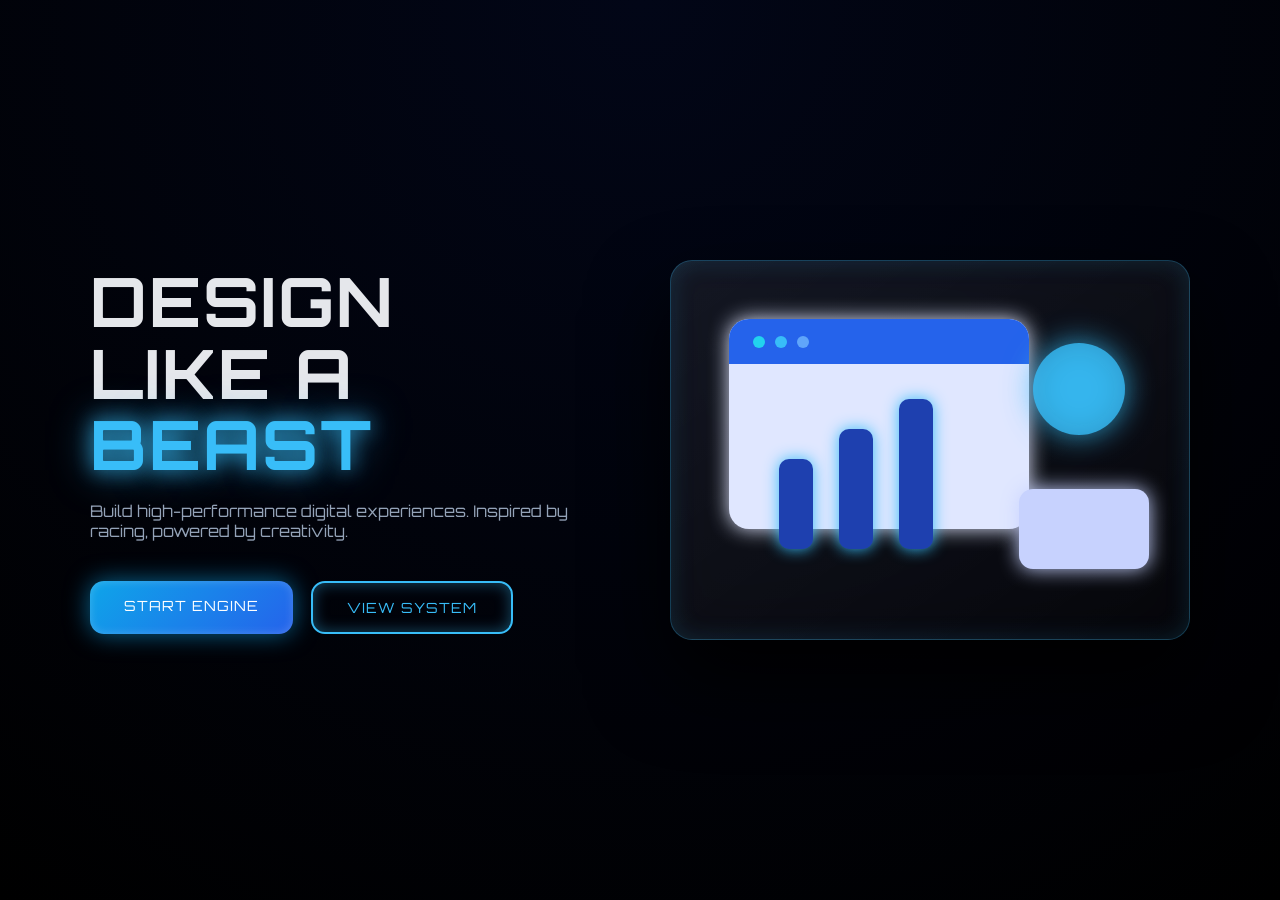
<file: Dynamic Site/index.html>
<!DOCTYPE html>
<html lang="en">
<head>
  <meta charset="UTF-8">
  <meta name="viewport" content="width=device-width, initial-scale=1.0">
  <title>Creative Builder</title>
  <link rel="stylesheet" href="style.css">
</head>
<body>

  <section class="hero">

    <div class="hero-text">
      <h1>
        DESIGN<br>
        LIKE A<br>
        <span>BEAST</span>
      </h1>

      <p>
        Build high-performance digital experiences.
        Inspired by racing, powered by creativity.
      </p>

      <div class="buttons">
        <a href="#" class="btn primary">START ENGINE</a>
        <a href="#" class="btn secondary">VIEW SYSTEM</a>
      </div>
    </div>

    <div class="hero-art">
      <canvas id="artCanvas"></canvas>
    </div>

  </section>

  <script src="script.js"></script>
</body>
</html>
</file>
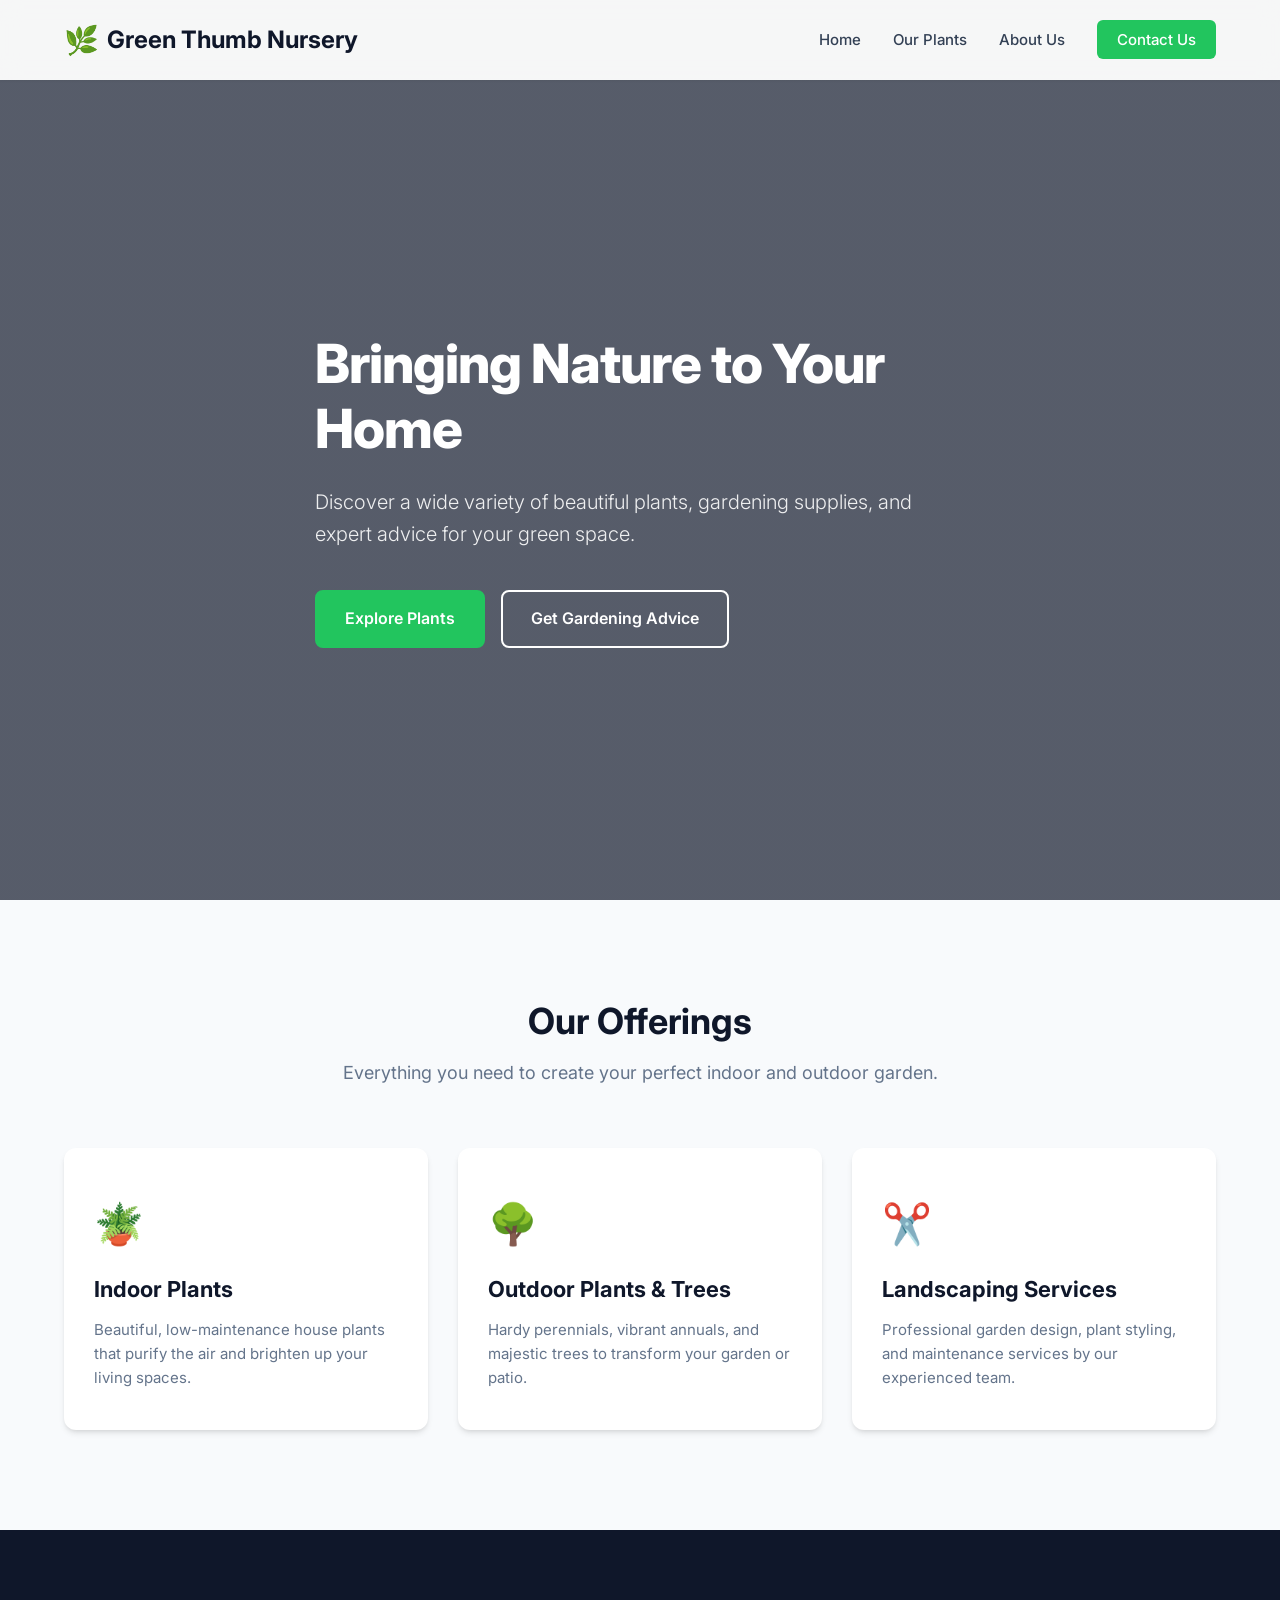
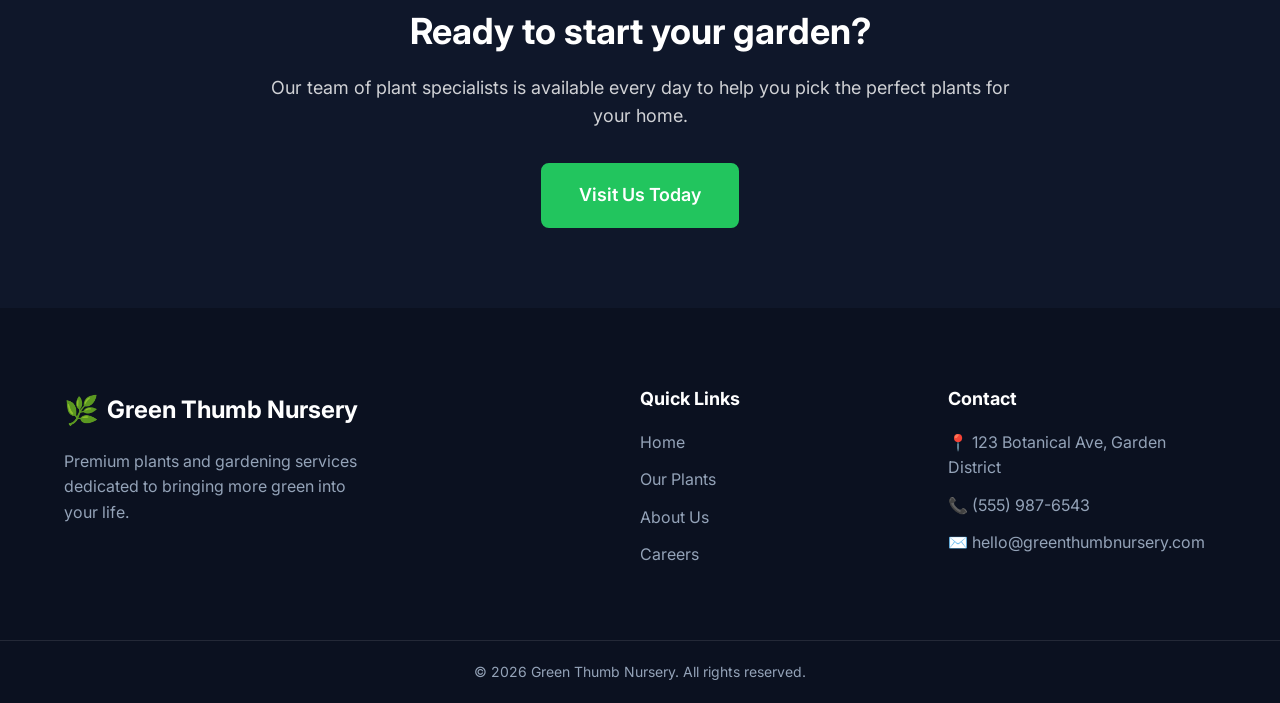
<file: Nursery/index.html>
<!DOCTYPE html>
<html lang="en">

<head>
    <meta charset="UTF-8">
    <meta name="viewport" content="width=device-width, initial-scale=1.0">
    <title>Green Thumb Nursery</title>
    <link rel="stylesheet" href="style.css">
    <link href="https://fonts.googleapis.com/css2?family=Inter:wght@300;400;500;600;700&display=swap" rel="stylesheet">
</head>

<body>

    <!-- Navigation -->
    <header class="navbar">
        <div class="container nav-container">
            <div class="logo">
                <span class="logo-icon">🌿</span>
                Green Thumb Nursery
            </div>
            <nav>
                <ul class="nav-links">
                    <li><a href="#home">Home</a></li>
                    <li><a href="#services">Our Plants</a></li>
                    <li><a href="#about">About Us</a></li>
                    <li><a href="#contact" class="btn-primary-small">Contact Us</a></li>
                </ul>
            </nav>
        </div>
    </header>

    <!-- Hero Section -->
    <section id="home" class="hero">
        <div class="container hero-container">
            <div class="hero-content">
                <h1>Bringing Nature to Your Home</h1>
                <p>Discover a wide variety of beautiful plants, gardening supplies, and expert advice for your green
                    space.</p>
                <div class="hero-buttons">
                    <a href="#services" class="btn btn-primary">Explore Plants</a>
                    <a href="#contact" class="btn btn-secondary">Get Gardening Advice</a>
                </div>
            </div>
        </div>
    </section>

    <!-- Services Section -->
    <section id="services" class="services">
        <div class="container">
            <div class="section-title">
                <h2>Our Offerings</h2>
                <p>Everything you need to create your perfect indoor and outdoor garden.</p>
            </div>

            <div class="services-grid">
                <!-- Service Card 1 -->
                <div class="service-card">
                    <div class="service-icon">🪴</div>
                    <h3>Indoor Plants</h3>
                    <p>Beautiful, low-maintenance house plants that purify the air and brighten up your living spaces.
                    </p>
                </div>

                <!-- Service Card 2 -->
                <div class="service-card">
                    <div class="service-icon">🌳</div>
                    <h3>Outdoor Plants & Trees</h3>
                    <p>Hardy perennials, vibrant annuals, and majestic trees to transform your garden or patio.</p>
                </div>

                <!-- Service Card 3 -->
                <div class="service-card">
                    <div class="service-icon">✂️</div>
                    <h3>Landscaping Services</h3>
                    <p>Professional garden design, plant styling, and maintenance services by our experienced team.</p>
                </div>
            </div>
        </div>
    </section>

    <!-- Call to Action -->
    <section class="cta">
        <div class="container cta-container">
            <h2>Ready to start your garden?</h2>
            <p>Our team of plant specialists is available every day to help you pick the perfect plants for your home.
            </p>
            <a href="#contact" class="btn btn-primary btn-large">Visit Us Today</a>
        </div>
    </section>

    <!-- Footer -->
    <footer>
        <div class="container footer-container">
            <div class="footer-brand">
                <div class="logo logo-light">
                    <span class="logo-icon">🌿</span>
                    Green Thumb Nursery
                </div>
                <p>Premium plants and gardening services dedicated to bringing more green into your life.</p>
            </div>
            <div class="footer-links">
                <h3>Quick Links</h3>
                <ul>
                    <li><a href="#home">Home</a></li>
                    <li><a href="#services">Our Plants</a></li>
                    <li><a href="#about">About Us</a></li>
                    <li><a href="#careers">Careers</a></li>
                </ul>
            </div>
            <div class="footer-contact">
                <h3>Contact</h3>
                <p>📍 123 Botanical Ave, Garden District</p>
                <p>📞 (555) 987-6543</p>
                <p>✉️ hello@greenthumbnursery.com</p>
            </div>
        </div>
        <div class="footer-bottom">
            <p>&copy; 2026 Green Thumb Nursery. All rights reserved.</p>
        </div>
    </footer>

</body>

</html>
</file>
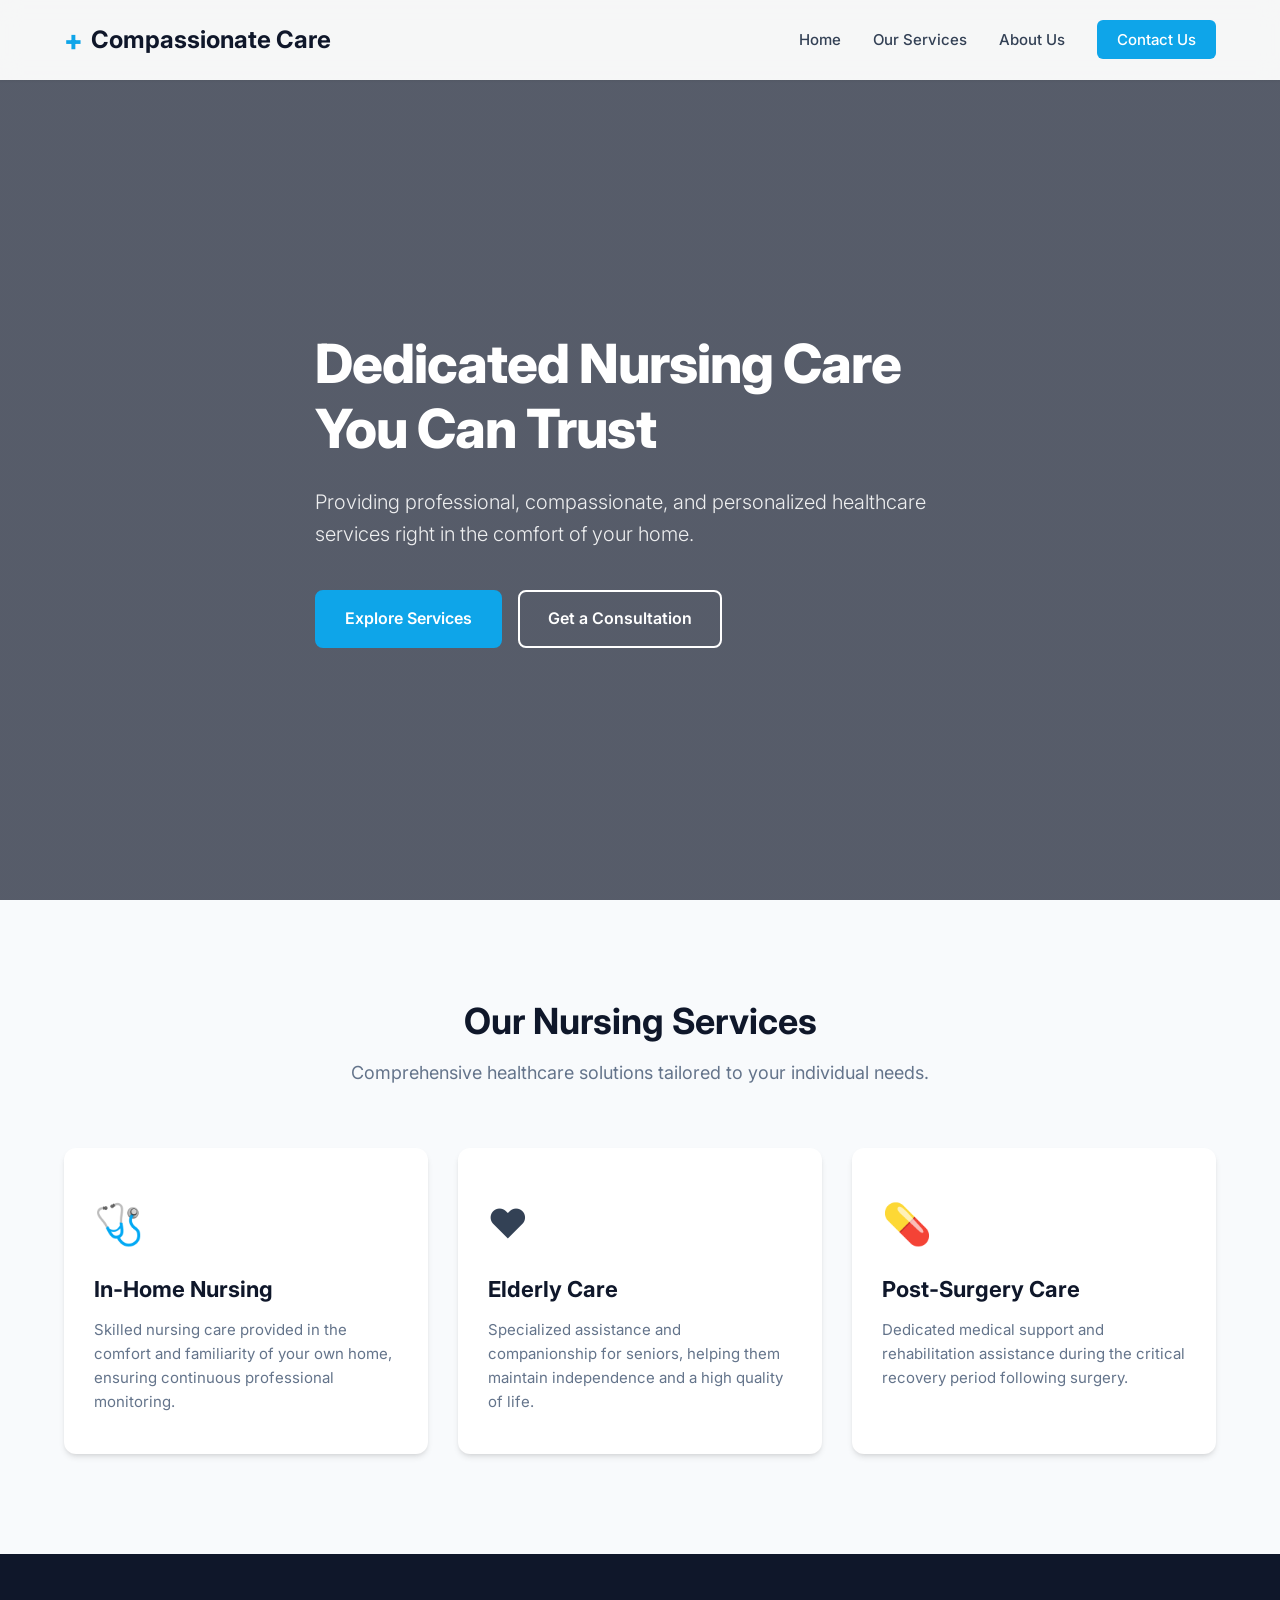
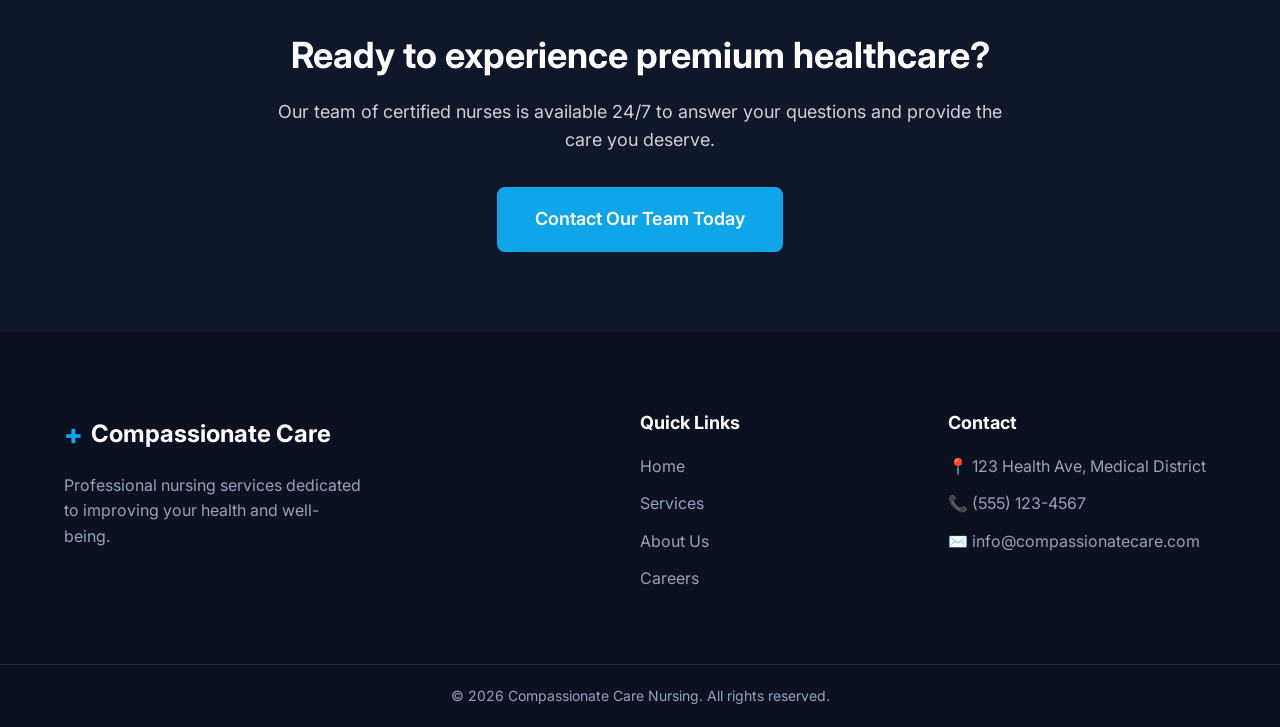
<file: Nursing/index.html>
<!DOCTYPE html>
<html lang="en">

<head>
    <meta charset="UTF-8">
    <meta name="viewport" content="width=device-width, initial-scale=1.0">
    <title>Compassionate Care Nursing</title>
    <link rel="stylesheet" href="style.css">
    <link href="https://fonts.googleapis.com/css2?family=Inter:wght@300;400;500;600;700&display=swap" rel="stylesheet">
</head>

<body>

    <!-- Navigation -->
    <header class="navbar">
        <div class="container nav-container">
            <div class="logo">
                <span class="logo-icon">+</span>
                Compassionate Care
            </div>
            <nav>
                <ul class="nav-links">
                    <li><a href="#home">Home</a></li>
                    <li><a href="#services">Our Services</a></li>
                    <li><a href="#about">About Us</a></li>
                    <li><a href="#contact" class="btn-primary-small">Contact Us</a></li>
                </ul>
            </nav>
        </div>
    </header>

    <!-- Hero Section -->
    <section id="home" class="hero">
        <div class="container hero-container">
            <div class="hero-content">
                <h1>Dedicated Nursing Care You Can Trust</h1>
                <p>Providing professional, compassionate, and personalized healthcare services right in the comfort of
                    your home.</p>
                <div class="hero-buttons">
                    <a href="#services" class="btn btn-primary">Explore Services</a>
                    <a href="#contact" class="btn btn-secondary">Get a Consultation</a>
                </div>
            </div>
        </div>
    </section>

    <!-- Services Section -->
    <section id="services" class="services">
        <div class="container">
            <div class="section-title">
                <h2>Our Nursing Services</h2>
                <p>Comprehensive healthcare solutions tailored to your individual needs.</p>
            </div>

            <div class="services-grid">
                <!-- Service Card 1 -->
                <div class="service-card">
                    <div class="service-icon">🩺</div>
                    <h3>In-Home Nursing</h3>
                    <p>Skilled nursing care provided in the comfort and familiarity of your own home, ensuring
                        continuous professional monitoring.</p>
                </div>

                <!-- Service Card 2 -->
                <div class="service-card">
                    <div class="service-icon">❤️</div>
                    <h3>Elderly Care</h3>
                    <p>Specialized assistance and companionship for seniors, helping them maintain independence and a
                        high quality of life.</p>
                </div>

                <!-- Service Card 3 -->
                <div class="service-card">
                    <div class="service-icon">💊</div>
                    <h3>Post-Surgery Care</h3>
                    <p>Dedicated medical support and rehabilitation assistance during the critical recovery period
                        following surgery.</p>
                </div>
            </div>
        </div>
    </section>

    <!-- Call to Action -->
    <section class="cta">
        <div class="container cta-container">
            <h2>Ready to experience premium healthcare?</h2>
            <p>Our team of certified nurses is available 24/7 to answer your questions and provide the care you deserve.
            </p>
            <a href="#contact" class="btn btn-primary btn-large">Contact Our Team Today</a>
        </div>
    </section>

    <!-- Footer -->
    <footer>
        <div class="container footer-container">
            <div class="footer-brand">
                <div class="logo logo-light">
                    <span class="logo-icon">+</span>
                    Compassionate Care
                </div>
                <p>Professional nursing services dedicated to improving your health and well-being.</p>
            </div>
            <div class="footer-links">
                <h3>Quick Links</h3>
                <ul>
                    <li><a href="#home">Home</a></li>
                    <li><a href="#services">Services</a></li>
                    <li><a href="#about">About Us</a></li>
                    <li><a href="#careers">Careers</a></li>
                </ul>
            </div>
            <div class="footer-contact">
                <h3>Contact</h3>
                <p>📍 123 Health Ave, Medical District</p>
                <p>📞 (555) 123-4567</p>
                <p>✉️ info@compassionatecare.com</p>
            </div>
        </div>
        <div class="footer-bottom">
            <p>&copy; 2026 Compassionate Care Nursing. All rights reserved.</p>
        </div>
    </footer>

</body>

</html>
</file>
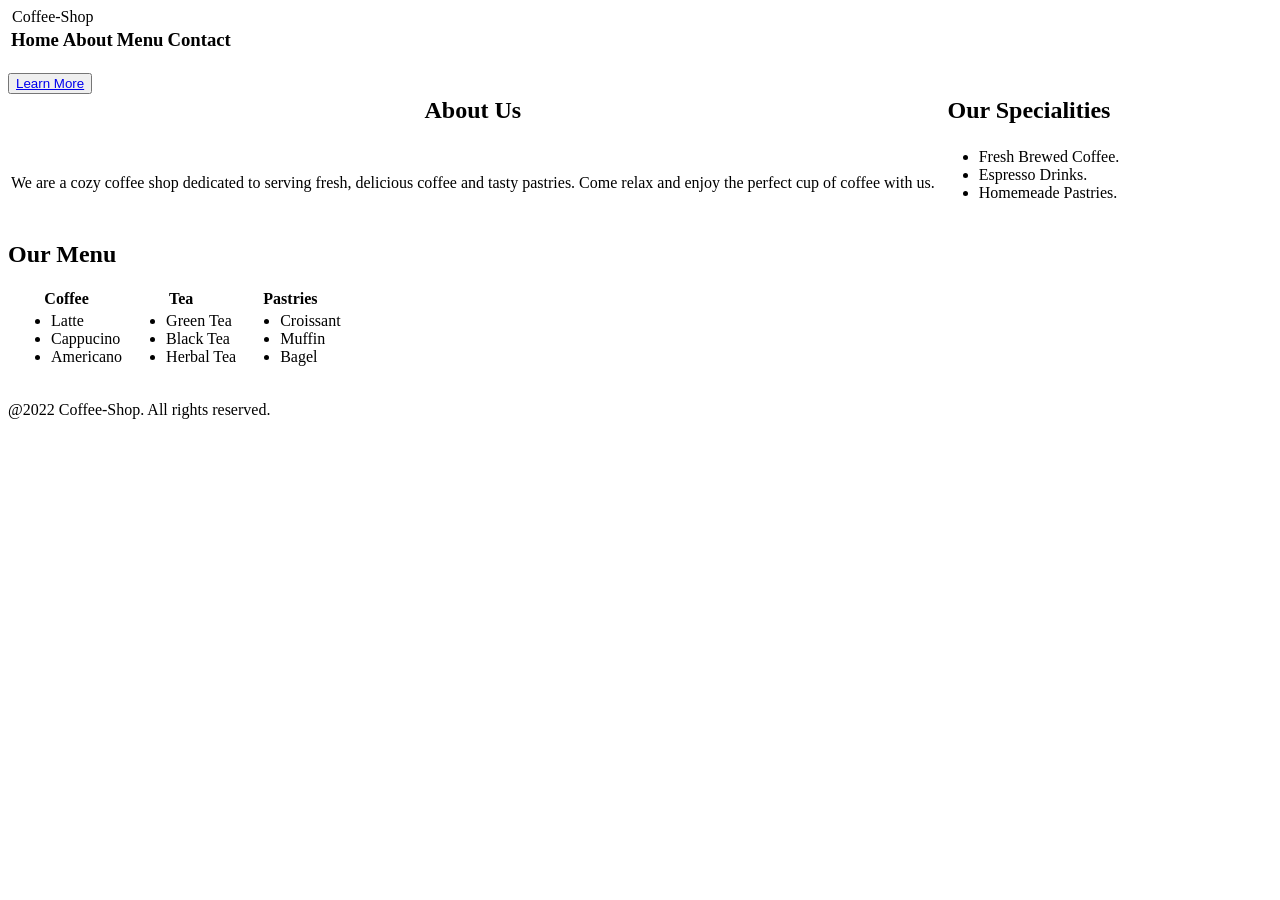
<file: Coffee/coffee-website.html>
<html>
    <section>
       <header>
        <img>  
        Coffee-Shop</header>
       <table>
           <p1>
               <tr>
                   <td><h3>Home</h3></td>
                   <td><h3>About</h3></td>
                   <td><h3>Menu</h3></td>
                   <td><h3>Contact</h3></td>
               </tr>
           </p1>
       </table>
    </section>
        <button>
            <a href="www.starbucks.com">Learn More</a>
        </button>
    <section>
        <table>
            <tr>
                <th><h2>About Us</h2></th>
                <th><h2>Our Specialities</h2></th>
            </tr>
            <tr>
                <td>
                    <p>We are a cozy coffee shop dedicated to serving fresh, delicious coffee and tasty pastries. Come relax and enjoy the perfect cup of coffee with us.</p>
                </td>
                <td>
                    <ul>
                       <li>Fresh Brewed Coffee.</li>
                       <li>Espresso Drinks.</li>
                       <li>Homemeade Pastries.</li>
                    </ul>
                </td>
            </tr>
        </table>
    </section>
    <section>
        <h2>Our Menu</h2>
    </section>
    <section>
        <table>
            <tr>
                <th>Coffee</th>
                <th>Tea</th>
                <th>Pastries</th>
            </tr>
            <tr>
                <td>
                    <ul>
                        <li>Latte</li>  
                        <li>Cappucino</li>
                        <li>Americano</li>
                    </ul>
                </td>
                <td>
                    <ul>
                        <li>Green Tea</li>  
                        <li>Black Tea</li>
                        <li>Herbal Tea</li>   
                    </ul>
                </td>
                <td>
                    <ul>
                        <li>Croissant</li>  
                        <li>Muffin</li>
                        <li>Bagel</li>   
                    </ul>
                </td>
            </tr>
        </table>
    </section>
    <section>
        <p>@2022 Coffee-Shop. All rights reserved.</p>
    </section>
</html>
</file>
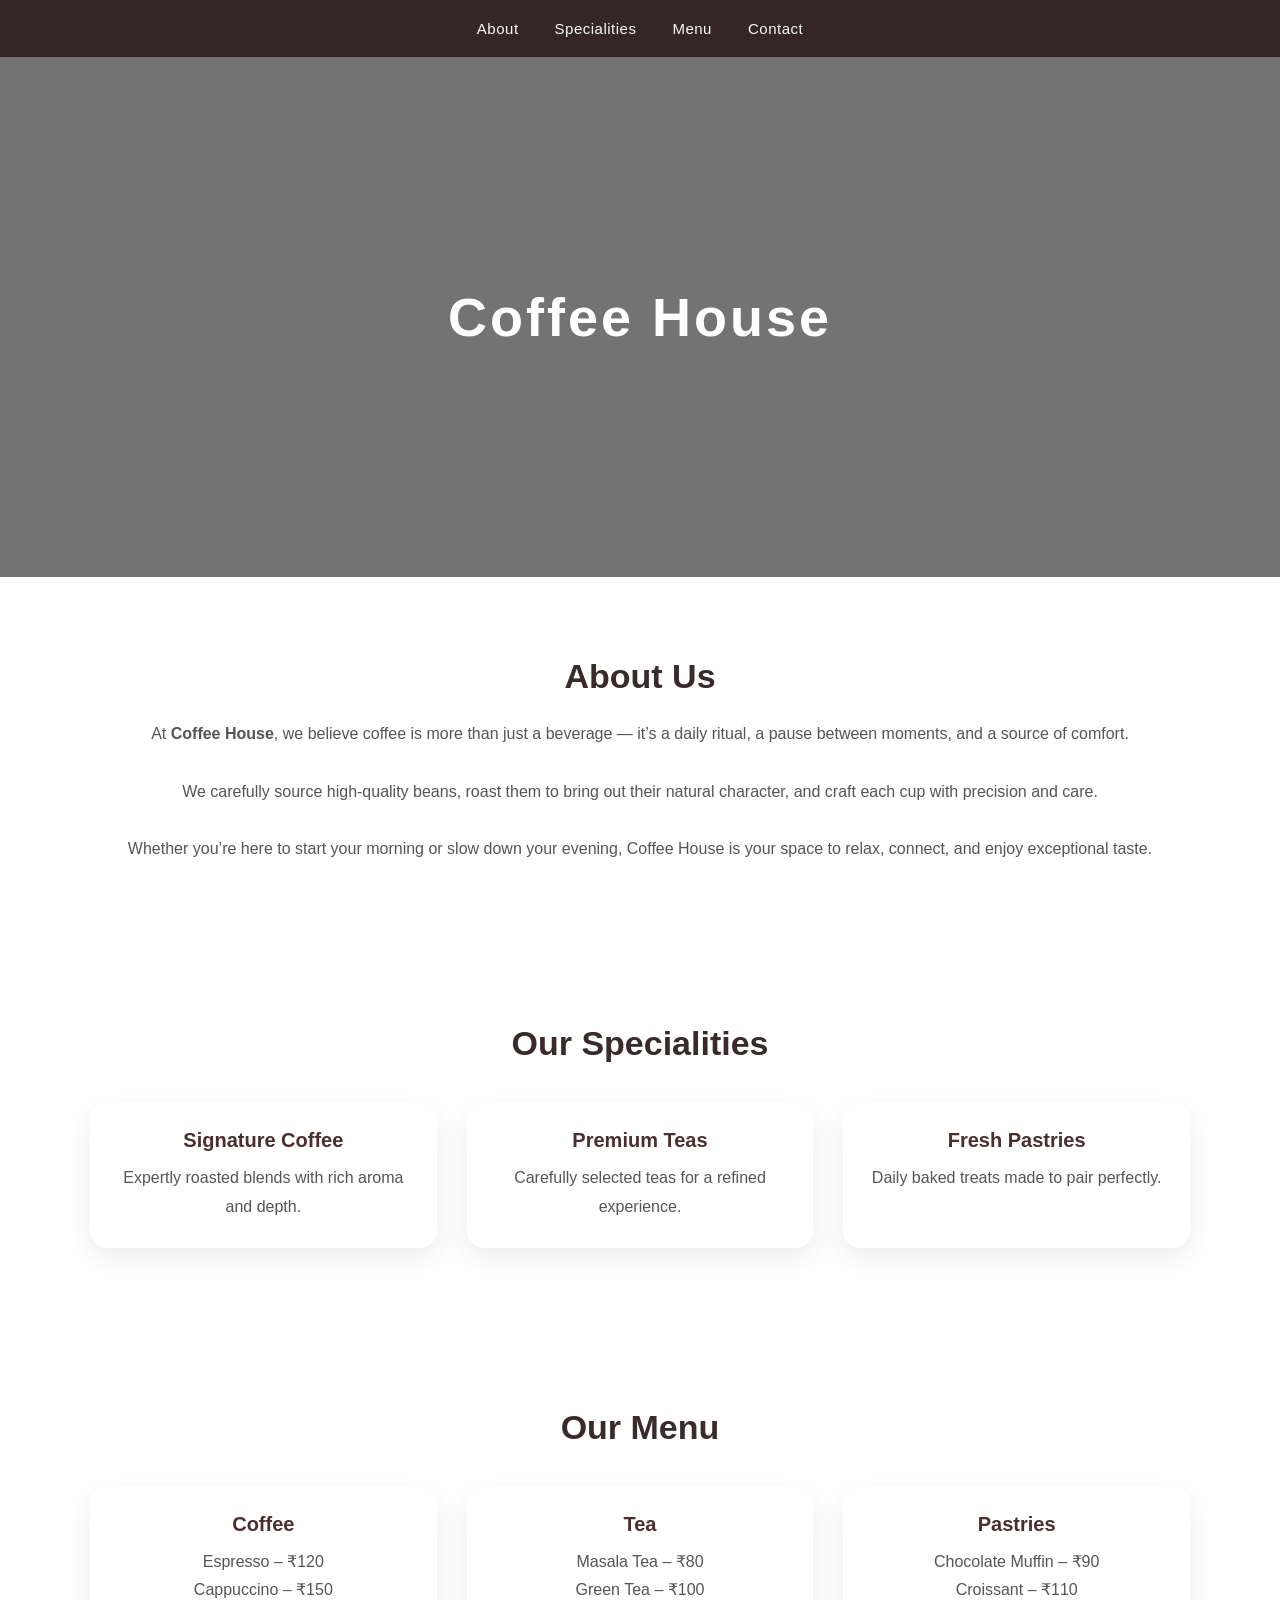
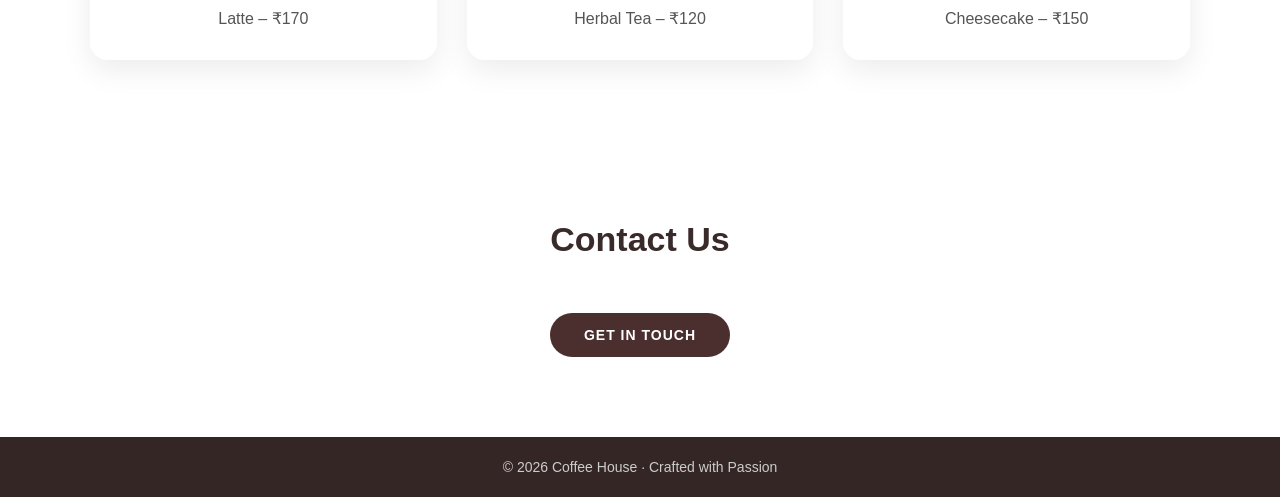
<file: Coffee/coffee.html>
<!DOCTYPE html>
<html lang="en">
<head>
<meta charset="UTF-8">
<title>Coffee House</title>

<style>
* {
    margin: 0;
    padding: 0;
    box-sizing: border-box;
    font-family: "Helvetica Neue", Arial, sans-serif;
}

body {
    background: 
        linear-gradient(rgba(255,255,255,0.92), rgba(255,255,255,0.92)),
        url("https://png.pngtree.com/background/20220726/original/pngtree-coffee-cup-on-hand-drawn-doodle-coffee-background-picture-image_1824373.jpg");
    background-size: cover;
    background-attachment: fixed;
    background-position: center;
    color: #333;
}

/* NAVBAR */
nav {
    display: flex;
    justify-content: center;
    align-items: center;
    padding: 20px;
    background: rgba(43, 27, 27, 0.95);
    position: sticky;
    top: 0;
    z-index: 100;
}

nav a {
    color: #f9f9f9;
    margin: 0 18px;
    text-decoration: none;
    font-size: 15px;
    font-weight: 500;
    letter-spacing: 0.5px;
    transition: color 0.3s ease;
}

nav a:hover {
    color: #c89b6a;
}

/* HERO */
.hero {
    background:
        linear-gradient(rgba(0,0,0,0.55), rgba(0,0,0,0.55)),
        url("https://png.pngtree.com/background/20220726/original/pngtree-coffee-cup-on-hand-drawn-doodle-coffee-background-picture-image_1824373.jpg");
    background-size: cover;
    background-position: center;
    height: 520px;
    display: flex;
    justify-content: center;
    align-items: center;
    text-align: center;
}

.hero h1 {
    color: #fff;
    font-size: 54px;
    letter-spacing: 3px;
    font-weight: 600;
}

/* SECTIONS */
.section {
    padding: 80px 20px;
    display: flex;
    justify-content: center;
}

.container {
    max-width: 1100px;
    width: 100%;
    text-align: center;
}

.section:nth-child(even) {
    background: rgba(255,255,255,0.85);
    border-radius: 24px;
}

/* HEADINGS & TEXT */
h2 {
    font-size: 34px;
    color: #3a2b2b;
    margin-bottom: 24px;
}

p {
    font-size: 16px;
    line-height: 1.8;
    color: #555;
}

/* CARDS */
.cards {
    display: grid;
    grid-template-columns: repeat(auto-fit, minmax(240px, 1fr));
    gap: 30px;
    margin-top: 40px;
}

.card {
    background: rgba(255,255,255,0.95);
    border-radius: 18px;
    box-shadow: 0 10px 30px rgba(0,0,0,0.08);
    padding: 26px;
    transition: transform 0.3s ease, box-shadow 0.3s ease;
}

.card:hover {
    transform: translateY(-6px);
    box-shadow: 0 18px 45px rgba(0,0,0,0.15);
}

.card h3 {
    font-size: 20px;
    margin-bottom: 12px;
    color: #4b2e2e;
}

/* BUTTON */
.btn {
    background: #4b2e2e;
    color: #fff;
    padding: 14px 34px;
    border-radius: 40px;
    text-decoration: none;
    font-size: 14px;
    font-weight: 600;
    letter-spacing: 1px;
    display: inline-block;
    margin-top: 30px;
    transition: all 0.3s ease;
}

.btn:hover {
    background: #3a2323;
    transform: translateY(-3px);
    box-shadow: 0 12px 28px rgba(0,0,0,0.25);
}

/* FOOTER */
footer {
    background: rgba(43, 27, 27, 0.95);
    color: #ccc;
    padding: 22px;
    text-align: center;
    font-size: 14px;
}
</style>
</head>

<body>

<nav>
    <a href="#about">About</a>
    <a href="#specialities">Specialities</a>
    <a href="#menu">Menu</a>
    <a href="#contact">Contact</a>
</nav>

<div class="hero">
    <h1>Coffee House</h1>
</div>

<section id="about" class="section">
    <div class="container">
        <h2>About Us</h2>
        <p>
            At <strong>Coffee House</strong>, we believe coffee is more than just a beverage —
            it’s a daily ritual, a pause between moments, and a source of comfort.
            <br><br>
            We carefully source high-quality beans, roast them to bring out their
            natural character, and craft each cup with precision and care.
            <br><br>
            Whether you’re here to start your morning or slow down your evening,
            Coffee House is your space to relax, connect, and enjoy exceptional taste.
        </p>
    </div>
</section>

<section id="specialities" class="section">
    <div class="container">
        <h2>Our Specialities</h2>
        <div class="cards">
            <div class="card">
                <h3>Signature Coffee</h3>
                <p>Expertly roasted blends with rich aroma and depth.</p>
            </div>
            <div class="card">
                <h3>Premium Teas</h3>
                <p>Carefully selected teas for a refined experience.</p>
            </div>
            <div class="card">
                <h3>Fresh Pastries</h3>
                <p>Daily baked treats made to pair perfectly.</p>
            </div>
        </div>
    </div>
</section>

<section id="menu" class="section">
    <div class="container">
        <h2>Our Menu</h2>
        <div class="cards">
            <div class="card">
                <h3>Coffee</h3>
                <p>Espresso – ₹120<br>Cappuccino – ₹150<br>Latte – ₹170</p>
            </div>
            <div class="card">
                <h3>Tea</h3>
                <p>Masala Tea – ₹80<br>Green Tea – ₹100<br>Herbal Tea – ₹120</p>
            </div>
            <div class="card">
                <h3>Pastries</h3>
                <p>Chocolate Muffin – ₹90<br>Croissant – ₹110<br>Cheesecake – ₹150</p>
            </div>
        </div>
    </div>
</section>

<section id="contact" class="section">
    <div class="container">
        <h2>Contact Us</h2>
        <a href="mailto:info@coffeehouse.com" class="btn">GET IN TOUCH</a>
    </div>
</section>

<footer>
    © 2026 Coffee House · Crafted with Passion
</footer>

</body>
</html>
</file>
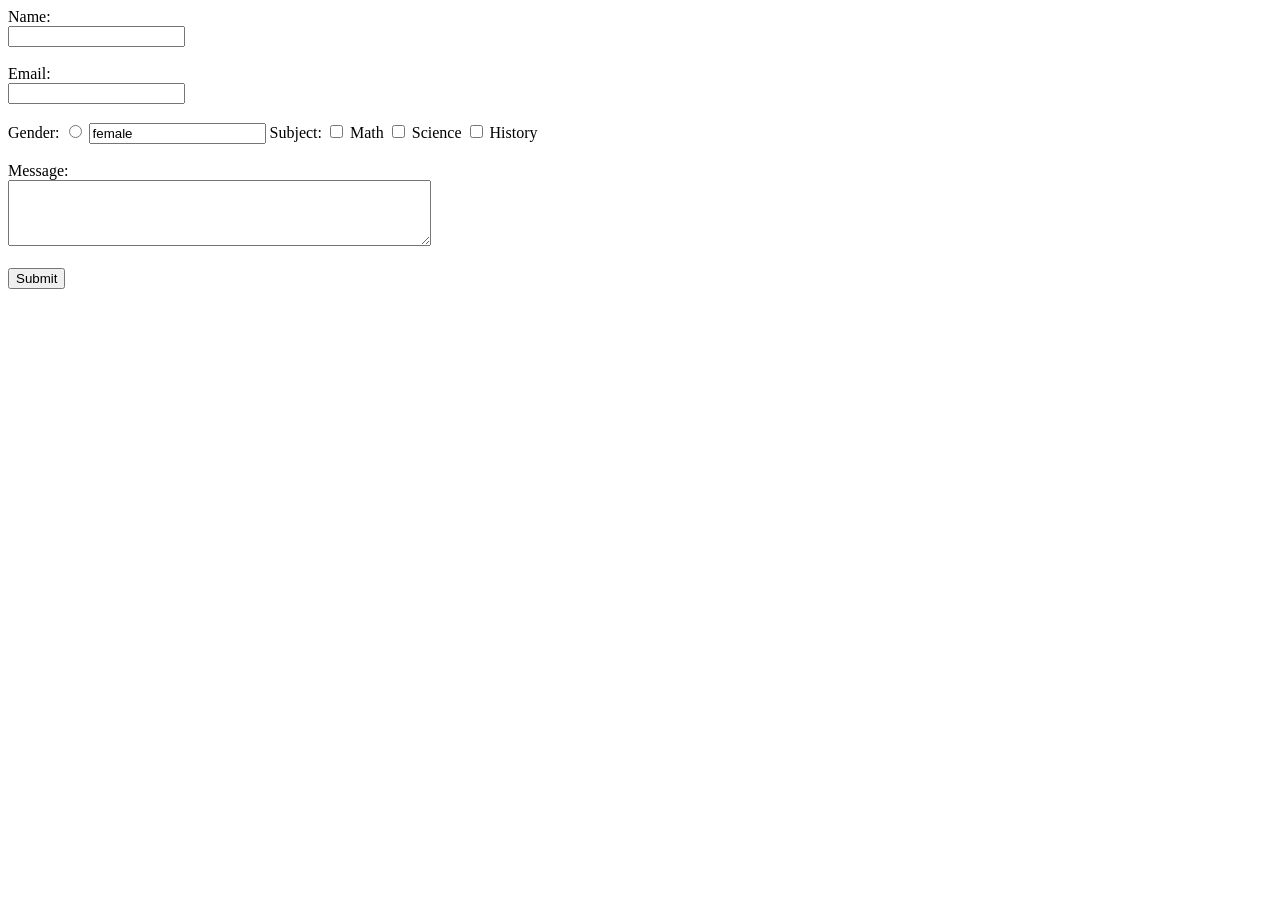
<file: Form/form.html>
<!DOCTYPE html>
<html lang="en">
<head>
    <meta charset="UTF-8">
    <meta name="viewport" content="width=device-width, initial-scale=1.0">
    <title>Document</title>
</head>
<body>
    <form action="/submit" method="post">
        <label for="name">Name:</label><br>
        <input type="text" id="name" name="name" required><br><br>
        
        <label for="email">Email:</label><br>
        <input type="email" id="email" name="email" required><br><br>
        Gender:
        <input type="radio" id="male" name="gender" value="male" required>
        <input type="female" id="female " name="gender" value="female" required>
        Subject:
        <input type="checkbox" id="HTML" name="subject" value="HTML">
        <label for="math">Math</label>
        <input type="checkbox" id="WEBSITE" name="subject" value="WEBSITE">
        <label for="science">Science</label>
        <input type="checkbox" id="history" name="subject" value="history">
        <label for="history">History</label><br><br>
        
        <label for="message">Message:</label><br>
        <textarea id="message" name="message" rows="4" cols="50" required></textarea><br><br>
        
        <input type="submit" value="Submit">
    </form>
    
</body>
</html>
</file>
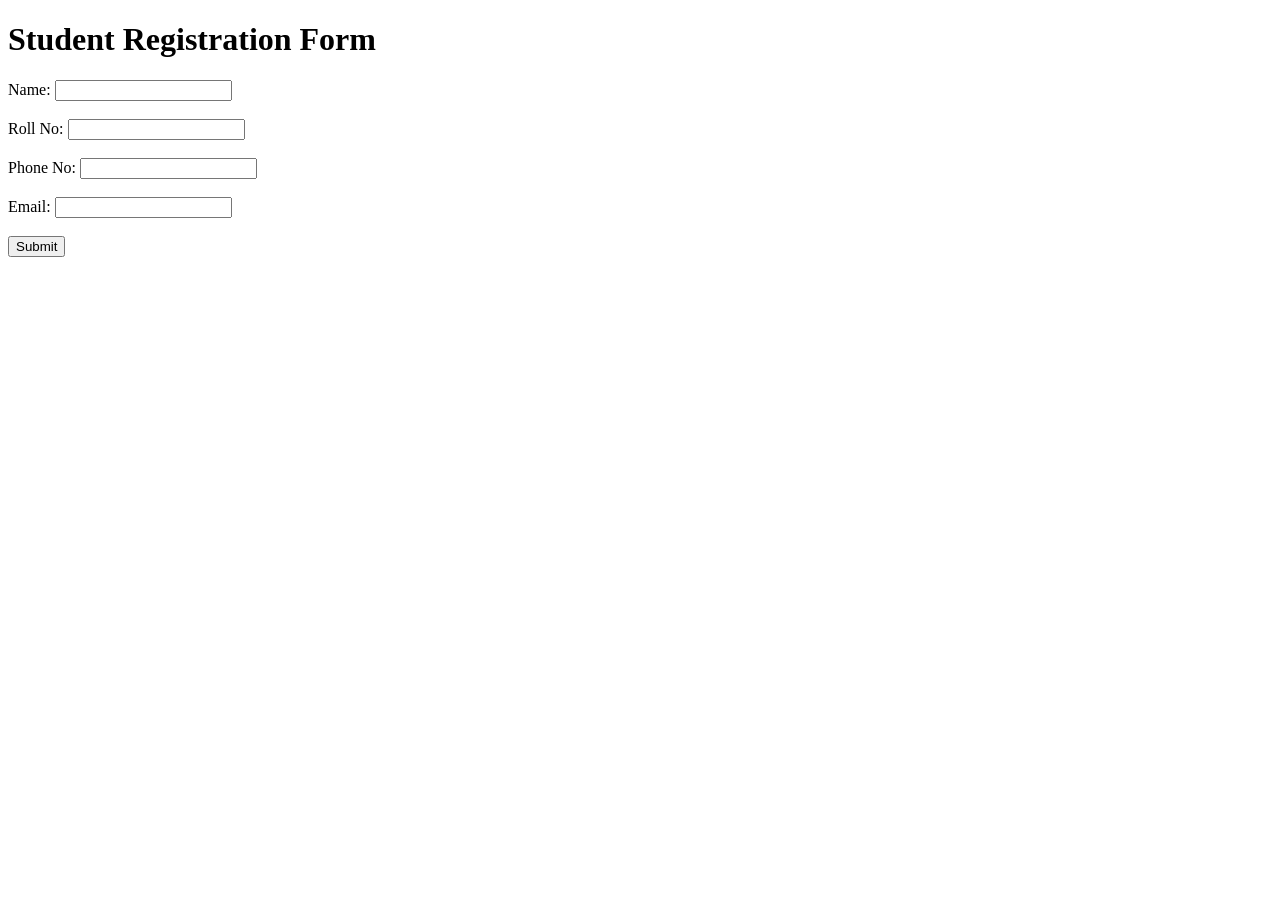
<file: Form/studentregistration.html>
<!DOCTYPE html>
<html lang="en">

<head>
    <meta charset="UTF-8">
    <meta name="viewport" content="width=device-width, initial-scale=1.0">
    <title>Simple Form</title>
</head>

<body>
    <h1>Student Registration Form</h1>
    <form>
        <div>
            <label for="name">Name:</label>
            <input type="text" id="name" name="name" required>
        </div>
        <br>
        <div>
            <label for="rollNo">Roll No:</label>
            <input type="number" id="rollNo" name="rollNo" required>
        </div>
        <br>
        <div>
            <label for="phone">Phone No:</label>
            <input type="tel" id="phone" name="phone" required>
        </div>
        <br>
        <div>
            <label for="email">Email:</label>
            <input type="email" id="email" name="email" required>
        </div>
        <br>
        <button type="submit">Submit</button>
    </form>
</body>

</html>
</file>
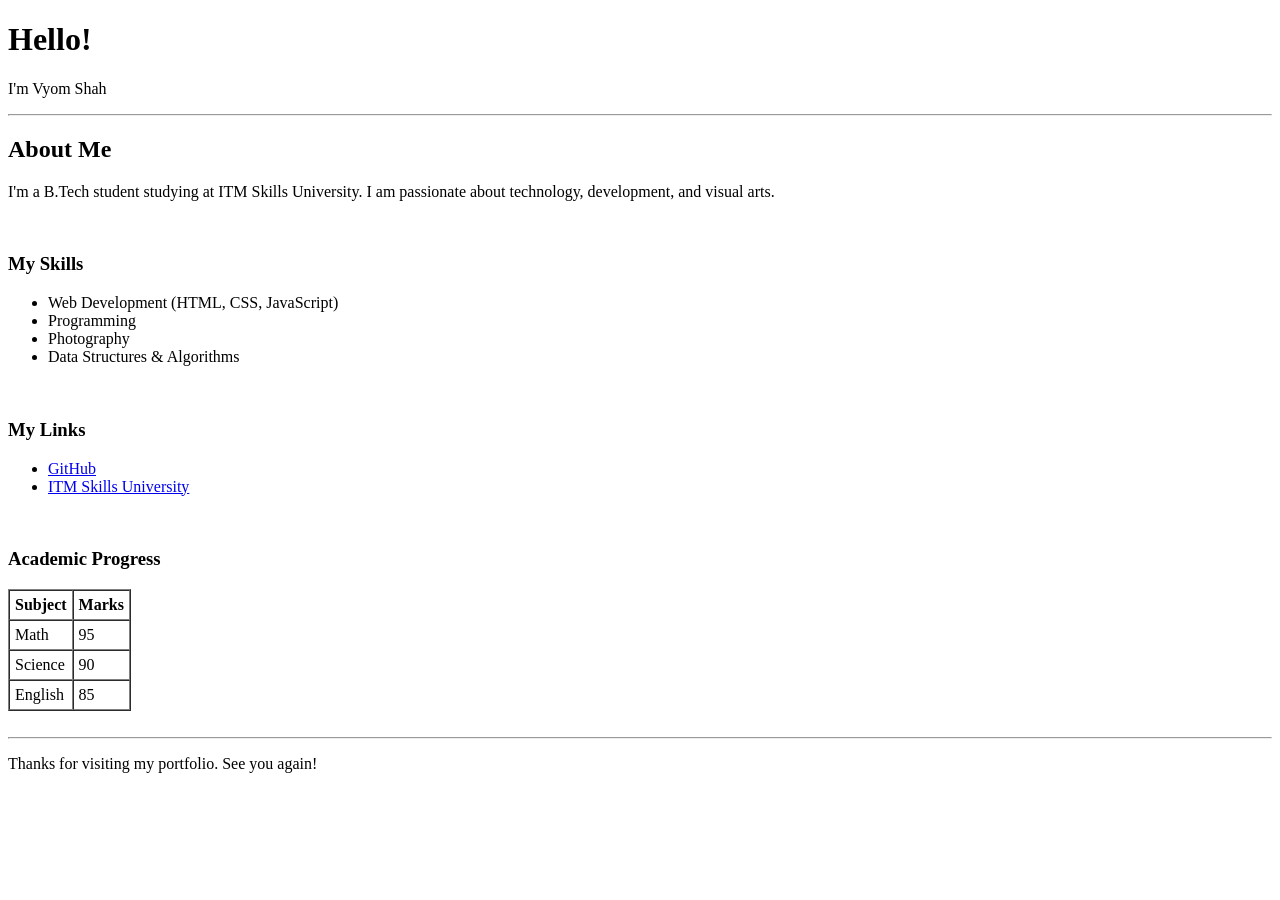
<file: Portfolio/Portfolio.html>
<!DOCTYPE html>
<html lang="en">

<head>
    <meta charset="UTF-8">
    <meta name="viewport" content="width=device-width, initial-scale=1.0">
    <title>Vyom Shah - Portfolio</title>
</head>

<body>
    <header>
        <h1>Hello!</h1>
        <p>I'm Vyom Shah</p>
    </header>
    <hr>

    <section>
        <h2>About Me</h2>
        <p>I'm a B.Tech student studying at ITM Skills University. I am passionate about technology, development, and
            visual arts.</p>
    </section>
    <br>

    <section>
        <h3>My Skills</h3>
        <ul>
            <li>Web Development (HTML, CSS, JavaScript)</li>
            <li>Programming</li>
            <li>Photography</li>
            <li>Data Structures & Algorithms</li>
        </ul>
    </section>
    <br>

    <section>
        <h3>My Links</h3>
        <ul>
            <li><a href="https://github.com/vyomshah14" target="_blank">GitHub</a></li>
            <li><a href="https://itmbtech.com/" target="_blank">ITM Skills University</a></li>
        </ul>
    </section>
    <br>

    <section>
        <h3>Academic Progress</h3>
        <table border="1" cellpadding="5" cellspacing="0">
            <tr>
                <th>Subject</th>
                <th>Marks</th>
            </tr>
            <tr>
                <td>Math</td>
                <td>95</td>
            </tr>
            <tr>
                <td>Science</td>
                <td>90</td>
            </tr>
            <tr>
                <td>English</td>
                <td>85</td>
            </tr>
        </table>
    </section>
    <br>

    <footer>
        <hr>
        <p>Thanks for visiting my portfolio. See you again!</p>
    </footer>
</body>

</html>
</file>
<file: Dynamic Site/style.css>
@import url('https://fonts.googleapis.com/css2?family=Orbitron:wght@400;600;800&display=swap');

* {
  margin: 0;
  padding: 0;
  box-sizing: border-box;
}

body {
  background: radial-gradient(circle at top, #020617, #000);
  color: #e5e7eb;
  font-family: 'Orbitron', sans-serif;
}

/* HERO */
.hero {
  min-height: 100vh;
  display: flex;
  align-items: center;
  justify-content: space-between;
  padding: 90px;
  gap: 80px;
}

/* TEXT */
.hero-text h1 {
  font-size: 68px;
  line-height: 1.05;
  letter-spacing: 2px;
}

.hero-text h1 span {
  color: #38bdf8;
  text-shadow:
    0 0 20px rgba(56,189,248,0.8),
    0 0 40px rgba(56,189,248,0.6);
}

.hero-text p {
  margin-top: 20px;
  max-width: 480px;
  font-size: 16px;
  color: #94a3b8;
}

/* BUTTONS */
.buttons {
  display: flex;
  gap: 18px;
  margin-top: 40px;
}

.btn {
  padding: 16px 34px;
  border-radius: 14px;
  text-decoration: none;
  font-size: 14px;
  letter-spacing: 1px;
  transition: 0.3s ease;
  position: relative;
  overflow: hidden;
}

/* PRIMARY */
.btn.primary {
  background: linear-gradient(135deg, #0ea5e9, #2563eb);
  color: #fff;
  box-shadow:
    0 0 25px rgba(14,165,233,0.6),
    inset 0 0 10px rgba(255,255,255,0.2);
}

.btn.primary:hover {
  transform: translateY(-3px) scale(1.05);
}

/* SECONDARY */
.btn.secondary {
  border: 2px solid #38bdf8;
  color: #38bdf8;
  box-shadow: inset 0 0 15px rgba(56,189,248,0.4);
}

.btn.secondary:hover {
  background: #38bdf8;
  color: #020617;
}

/* ART PANEL */
.hero-art {
  width: 520px;
  height: 380px;
  border-radius: 22px;
  background: linear-gradient(
    145deg,
    rgba(255,255,255,0.08),
    rgba(255,255,255,0.02)
  );
  backdrop-filter: blur(25px);
  box-shadow:
    0 40px 80px rgba(0,0,0,0.9),
    inset 0 0 25px rgba(56,189,248,0.15);
  padding: 18px;
  border: 1px solid rgba(56,189,248,0.3);
}

canvas {
  width: 100%;
  height: 100%;
}
</file>
<file: Nursery/style.css>
/* CSS Variables for consistent theming */
:root {
    --primary-color: #22c55e;
    /* Green - nature friendly */
    --primary-dark: #16a34a;
    --secondary-color: #0f172a;
    /* Dark slate */
    --text-main: #334155;
    --text-light: #64748b;
    --bg-light: #f8fafc;
    --white: #ffffff;
    --card-shadow: 0 4px 6px -1px rgb(0 0 0 / 0.1), 0 2px 4px -2px rgb(0 0 0 / 0.1);
    --transition: all 0.3s ease;
}

/* Reset and Base Styles */
* {
    margin: 0;
    padding: 0;
    box-sizing: border-box;
    font-family: 'Inter', sans-serif;
}

html {
    scroll-behavior: smooth;
}

body {
    background-color: var(--white);
    color: var(--text-main);
    line-height: 1.6;
}

.container {
    max-width: 1200px;
    margin: 0 auto;
    padding: 0 24px;
}

/* Typography */
h1,
h2,
h3 {
    color: var(--secondary-color);
    line-height: 1.2;
}

a {
    text-decoration: none;
    transition: var(--transition);
}

ul {
    list-style: none;
}

/* Buttons */
.btn {
    display: inline-block;
    padding: 14px 28px;
    border-radius: 8px;
    font-weight: 600;
    font-size: 16px;
    cursor: pointer;
    transition: var(--transition);
    text-align: center;
}

.btn-primary {
    background-color: var(--primary-color);
    color: var(--white);
    border: 2px solid var(--primary-color);
}

.btn-primary:hover {
    background-color: var(--primary-dark);
    border-color: var(--primary-dark);
    transform: translateY(-2px);
    box-shadow: 0 4px 12px rgba(34, 197, 94, 0.3);
}

.btn-secondary {
    background-color: transparent;
    color: var(--white);
    border: 2px solid var(--white);
}

.btn-secondary:hover {
    background-color: var(--white);
    color: var(--secondary-color);
    transform: translateY(-2px);
}

.btn-primary-small {
    background-color: var(--primary-color);
    color: var(--white) !important;
    padding: 10px 20px;
    border-radius: 6px;
    font-weight: 500;
}

.btn-primary-small:hover {
    background-color: var(--primary-dark);
    box-shadow: 0 2px 8px rgba(34, 197, 94, 0.3);
}

.btn-large {
    padding: 16px 36px;
    font-size: 18px;
}

/* Navigation */
.navbar {
    background-color: rgba(255, 255, 255, 0.95);
    backdrop-filter: blur(10px);
    position: fixed;
    top: 0;
    width: 100%;
    z-index: 1000;
    box-shadow: 0 1px 3px rgba(0, 0, 0, 0.05);
}

.nav-container {
    display: flex;
    justify-content: space-between;
    align-items: center;
    height: 80px;
}

.logo {
    font-size: 24px;
    font-weight: 700;
    color: var(--secondary-color);
    display: flex;
    align-items: center;
    gap: 8px;
}

.logo-icon {
    color: var(--primary-color);
    font-size: 28px;
    font-weight: 800;
}

.logo-light {
    color: var(--white);
}

.nav-links {
    display: flex;
    align-items: center;
    gap: 32px;
}

.nav-links a {
    color: var(--text-main);
    font-weight: 500;
    font-size: 15px;
}

.nav-links a:hover {
    color: var(--primary-color);
}

/* Hero Section */
.hero {
    /* Using a high-quality relevant placeholder image from Unsplash */
    background: linear-gradient(rgba(15, 23, 42, 0.7), rgba(15, 23, 42, 0.7)), url('https://images.unsplash.com/photo-1466692476877-331dc912c9dd?ixlib=rb-4.0.3&auto=format&fit=crop&w=2070&q=80') center/cover no-repeat;
    height: 100vh;
    min-height: 600px;
    display: flex;
    align-items: center;
    margin-top: 0;
}

.hero-content {
    max-width: 650px;
    color: var(--white);
    padding-top: 80px;
    /* Offset for navbar */
}

.hero h1 {
    font-size: 54px;
    font-weight: 800;
    color: var(--white);
    margin-bottom: 24px;
    letter-spacing: -1px;
}

.hero p {
    font-size: 20px;
    font-weight: 300;
    margin-bottom: 40px;
    opacity: 0.9;
}

.hero-buttons {
    display: flex;
    gap: 16px;
}

/* Services Section */
.services {
    padding: 100px 0;
    background-color: var(--bg-light);
}

.section-title {
    text-align: center;
    max-width: 600px;
    margin: 0 auto 60px;
}

.section-title h2 {
    font-size: 36px;
    margin-bottom: 16px;
}

.section-title p {
    color: var(--text-light);
    font-size: 18px;
}

.services-grid {
    display: grid;
    grid-template-columns: repeat(auto-fit, minmax(300px, 1fr));
    gap: 30px;
}

.service-card {
    background: var(--white);
    padding: 40px 30px;
    border-radius: 12px;
    box-shadow: var(--card-shadow);
    transition: var(--transition);
    border-top: 4px solid transparent;
}

.service-card:hover {
    transform: translateY(-5px);
    box-shadow: 0 10px 25px rgba(0, 0, 0, 0.1);
    border-color: var(--primary-color);
}

.service-icon {
    font-size: 40px;
    margin-bottom: 20px;
}

.service-card h3 {
    font-size: 22px;
    margin-bottom: 16px;
}

.service-card p {
    color: var(--text-light);
    font-size: 15px;
}

/* CTA Section */
.cta {
    background-color: var(--secondary-color);
    padding: 80px 0;
    text-align: center;
    color: var(--white);
}

.cta-container {
    max-width: 800px;
}

.cta h2 {
    color: var(--white);
    font-size: 36px;
    margin-bottom: 20px;
}

.cta p {
    font-size: 18px;
    opacity: 0.8;
    margin-bottom: 32px;
}

/* Footer */
footer {
    background-color: #0b1120;
    color: #94a3b8;
    padding: 80px 0 20px;
}

.footer-container {
    display: grid;
    grid-template-columns: 2fr 1fr 1fr;
    gap: 40px;
    margin-bottom: 60px;
}

.footer-brand p {
    margin-top: 16px;
    max-width: 300px;
}

footer h3 {
    color: var(--white);
    font-size: 18px;
    margin-bottom: 20px;
}

.footer-links ul li {
    margin-bottom: 12px;
}

.footer-links a {
    color: #94a3b8;
}

.footer-links a:hover {
    color: var(--primary-color);
}

.footer-contact p {
    margin-bottom: 12px;
}

.footer-bottom {
    text-align: center;
    padding-top: 20px;
    border-top: 1px solid rgba(255, 255, 255, 0.1);
    font-size: 14px;
}

/* Responsive Design */
@media (max-width: 768px) {
    .nav-links {
        display: none;
        /* In a real app, you'd add a hamburger menu here */
    }

    .hero h1 {
        font-size: 40px;
    }

    .hero p {
        font-size: 18px;
    }

    .hero-buttons {
        flex-direction: column;
    }

    .footer-container {
        grid-template-columns: 1fr;
    }
}
</file>
<file: Nursing/style.css>
/* CSS Variables for consistent theming */
:root {
    --primary-color: #0ea5e9;
    /* Light blue - healthcare friendly */
    --primary-dark: #0284c7;
    --secondary-color: #0f172a;
    /* Dark slate */
    --text-main: #334155;
    --text-light: #64748b;
    --bg-light: #f8fafc;
    --white: #ffffff;
    --card-shadow: 0 4px 6px -1px rgb(0 0 0 / 0.1), 0 2px 4px -2px rgb(0 0 0 / 0.1);
    --transition: all 0.3s ease;
}

/* Reset and Base Styles */
* {
    margin: 0;
    padding: 0;
    box-sizing: border-box;
    font-family: 'Inter', sans-serif;
}

html {
    scroll-behavior: smooth;
}

body {
    background-color: var(--white);
    color: var(--text-main);
    line-height: 1.6;
}

.container {
    max-width: 1200px;
    margin: 0 auto;
    padding: 0 24px;
}

/* Typography */
h1,
h2,
h3 {
    color: var(--secondary-color);
    line-height: 1.2;
}

a {
    text-decoration: none;
    transition: var(--transition);
}

ul {
    list-style: none;
}

/* Buttons */
.btn {
    display: inline-block;
    padding: 14px 28px;
    border-radius: 8px;
    font-weight: 600;
    font-size: 16px;
    cursor: pointer;
    transition: var(--transition);
    text-align: center;
}

.btn-primary {
    background-color: var(--primary-color);
    color: var(--white);
    border: 2px solid var(--primary-color);
}

.btn-primary:hover {
    background-color: var(--primary-dark);
    border-color: var(--primary-dark);
    transform: translateY(-2px);
    box-shadow: 0 4px 12px rgba(14, 165, 233, 0.3);
}

.btn-secondary {
    background-color: transparent;
    color: var(--white);
    border: 2px solid var(--white);
}

.btn-secondary:hover {
    background-color: var(--white);
    color: var(--secondary-color);
    transform: translateY(-2px);
}

.btn-primary-small {
    background-color: var(--primary-color);
    color: var(--white) !important;
    padding: 10px 20px;
    border-radius: 6px;
    font-weight: 500;
}

.btn-primary-small:hover {
    background-color: var(--primary-dark);
    box-shadow: 0 2px 8px rgba(14, 165, 233, 0.3);
}

.btn-large {
    padding: 16px 36px;
    font-size: 18px;
}

/* Navigation */
.navbar {
    background-color: rgba(255, 255, 255, 0.95);
    backdrop-filter: blur(10px);
    position: fixed;
    top: 0;
    width: 100%;
    z-index: 1000;
    box-shadow: 0 1px 3px rgba(0, 0, 0, 0.05);
}

.nav-container {
    display: flex;
    justify-content: space-between;
    align-items: center;
    height: 80px;
}

.logo {
    font-size: 24px;
    font-weight: 700;
    color: var(--secondary-color);
    display: flex;
    align-items: center;
    gap: 8px;
}

.logo-icon {
    color: var(--primary-color);
    font-size: 28px;
    font-weight: 800;
}

.logo-light {
    color: var(--white);
}

.nav-links {
    display: flex;
    align-items: center;
    gap: 32px;
}

.nav-links a {
    color: var(--text-main);
    font-weight: 500;
    font-size: 15px;
}

.nav-links a:hover {
    color: var(--primary-color);
}

/* Hero Section */
.hero {
    /* Using a high-quality relevant placeholder image from Unsplash */
    background: linear-gradient(rgba(15, 23, 42, 0.7), rgba(15, 23, 42, 0.7)), url('https://images.unsplash.com/photo-1576091160399-112ba8d25d1d?ixlib=rb-4.0.3&auto=format&fit=crop&w=2070&q=80') center/cover no-repeat;
    height: 100vh;
    min-height: 600px;
    display: flex;
    align-items: center;
    margin-top: 0;
}

.hero-content {
    max-width: 650px;
    color: var(--white);
    padding-top: 80px;
    /* Offset for navbar */
}

.hero h1 {
    font-size: 54px;
    font-weight: 800;
    color: var(--white);
    margin-bottom: 24px;
    letter-spacing: -1px;
}

.hero p {
    font-size: 20px;
    font-weight: 300;
    margin-bottom: 40px;
    opacity: 0.9;
}

.hero-buttons {
    display: flex;
    gap: 16px;
}

/* Services Section */
.services {
    padding: 100px 0;
    background-color: var(--bg-light);
}

.section-title {
    text-align: center;
    max-width: 600px;
    margin: 0 auto 60px;
}

.section-title h2 {
    font-size: 36px;
    margin-bottom: 16px;
}

.section-title p {
    color: var(--text-light);
    font-size: 18px;
}

.services-grid {
    display: grid;
    grid-template-columns: repeat(auto-fit, minmax(300px, 1fr));
    gap: 30px;
}

.service-card {
    background: var(--white);
    padding: 40px 30px;
    border-radius: 12px;
    box-shadow: var(--card-shadow);
    transition: var(--transition);
    border-top: 4px solid transparent;
}

.service-card:hover {
    transform: translateY(-5px);
    box-shadow: 0 10px 25px rgba(0, 0, 0, 0.1);
    border-color: var(--primary-color);
}

.service-icon {
    font-size: 40px;
    margin-bottom: 20px;
}

.service-card h3 {
    font-size: 22px;
    margin-bottom: 16px;
}

.service-card p {
    color: var(--text-light);
    font-size: 15px;
}

/* CTA Section */
.cta {
    background-color: var(--secondary-color);
    padding: 80px 0;
    text-align: center;
    color: var(--white);
}

.cta-container {
    max-width: 800px;
}

.cta h2 {
    color: var(--white);
    font-size: 36px;
    margin-bottom: 20px;
}

.cta p {
    font-size: 18px;
    opacity: 0.8;
    margin-bottom: 32px;
}

/* Footer */
footer {
    background-color: #0b1120;
    color: #94a3b8;
    padding: 80px 0 20px;
}

.footer-container {
    display: grid;
    grid-template-columns: 2fr 1fr 1fr;
    gap: 40px;
    margin-bottom: 60px;
}

.footer-brand p {
    margin-top: 16px;
    max-width: 300px;
}

footer h3 {
    color: var(--white);
    font-size: 18px;
    margin-bottom: 20px;
}

.footer-links ul li {
    margin-bottom: 12px;
}

.footer-links a {
    color: #94a3b8;
}

.footer-links a:hover {
    color: var(--primary-color);
}

.footer-contact p {
    margin-bottom: 12px;
}

.footer-bottom {
    text-align: center;
    padding-top: 20px;
    border-top: 1px solid rgba(255, 255, 255, 0.1);
    font-size: 14px;
}

/* Responsive Design */
@media (max-width: 768px) {
    .nav-links {
        display: none;
        /* In a real app, you'd add a hamburger menu here */
    }

    .hero h1 {
        font-size: 40px;
    }

    .hero p {
        font-size: 18px;
    }

    .hero-buttons {
        flex-direction: column;
    }

    .footer-container {
        grid-template-columns: 1fr;
    }
}
</file>
